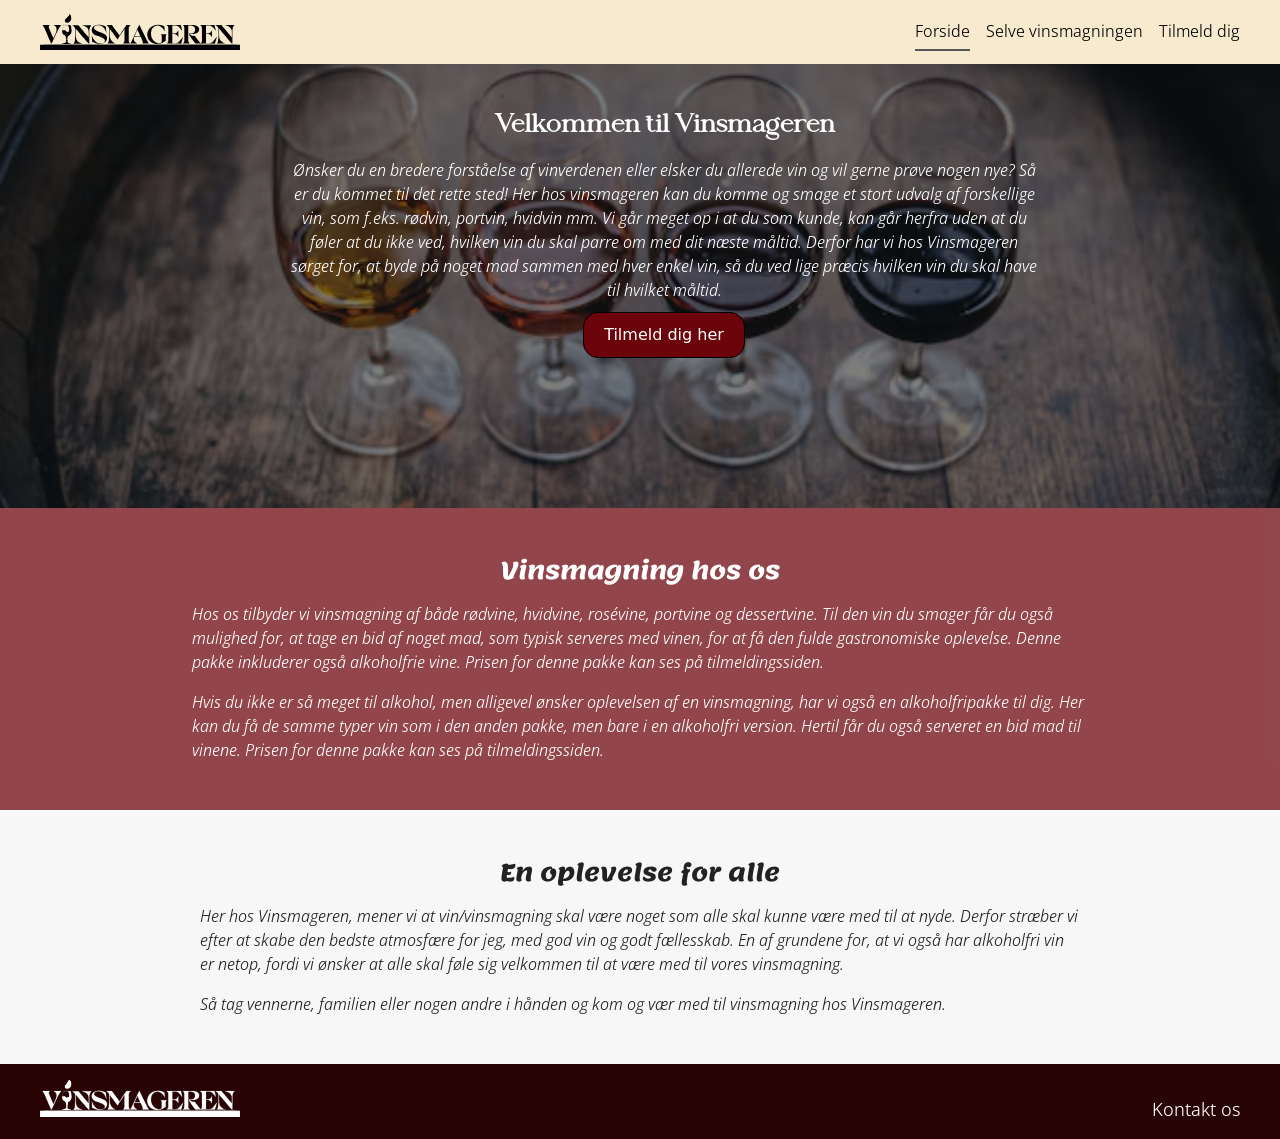
<file: index.html>
<!DOCTYPE html>
<html lang="da">

<head>
  <meta charset="UTF-8">
  <meta name="viewport" content="width=device-width, initial-scale=1.0">
  <title>Vinsmageren</title>
  <link rel="stylesheet" href="./starter.css">
  <link rel="stylesheet" href="./style.css">
  <link rel="icon" type="image/png" href="images/favicon/favicon-96x96.png" sizes="96x96" />
  <link rel="icon" type="image/svg+xml" href="images/favicon/favicon.svg" />
  <link rel="shortcut icon" href="images/favicon/favicon.ico" />
  <link rel="apple-touch-icon" sizes="180x180" href="images/favicon/apple-touch-icon.png" />
  <link rel="manifest" href="images/favicon/site.webmanifest" />
  <link rel="preconnect" href="https://fonts.googleapis.com">
  <link rel="preconnect" href="https://fonts.gstatic.com" crossorigin>
  <link href="https://fonts.googleapis.com/css2?family=Open+Sans:ital,wght@0,300..800;1,300..800&display=swap"
    rel="stylesheet">
  <link rel="preconnect" href="https://fonts.googleapis.com">
  <link rel="preconnect" href="https://fonts.gstatic.com" crossorigin>
  <link href="https://fonts.googleapis.com/css2?family=Lemonada:wght@300..700&display=swap" rel="stylesheet">
</head>

<body>
  <header class="site-header">
    <div class="header-content">
      <a class="site-logo" href="./">
        <div class="div-logo">
          <svg class="svg-logo" viewBox="0 0 1499.92 277.34" xmlns="http://www.w3.org/2000/svg">
            <use href="./logo.svg#logo"></use>
          </svg>
        </div>
      </a>
      <nav class="site-nav">
        <button class="menu-btn" popovertarget="menu">Menu</button>
        <ul class="menu" id="menu" popover>
          <li><a class="menu-item" href="./" aria-current="page">Forside</a></li>
          <li><a class="menu-item" href="./svg.html">Selve vinsmagningen</a></li>
          <li><a class="menu-item" href="./form.html">Tilmeld dig</a></li>
        </ul>
      </nav>
    </div>
  </header>

  <main>
    <section class="intro">
      <h1 class="h1-forside">Velkommen til Vinsmageren</h1>
      <p class="paragraf-hero paragraf-forside">Ønsker du en bredere forståelse af vinverdenen eller elsker du allerede
        vin og vil gerne
        prøve nogen nye? Så er du kommet til det rette sted! Her hos vinsmageren kan du komme og smage et stort udvalg
        af forskellige vin, som f.eks. rødvin, portvin, hvidvin mm. Vi går meget op i at du som kunde, kan går herfra
        uden at du føler at du ikke ved, hvilken vin du skal parre om med dit næste måltid. Derfor har vi hos
        Vinsmageren sørget for, at byde på noget mad sammen med hver enkel vin, så du ved lige præcis hvilken vin du
        skal have til
        hvilket måltid.</p>
      <a class="cta-btn" href="./form.html">Tilmeld dig her</a>
    </section>

    <section class="vinsmagning-hos-os">
      <h2>Vinsmagning hos os</h2>
      <div class="paragraf-h2-forside-1">
        <p class="paragraf-forside">Hos os tilbyder vi vinsmagning af både rødvine, hvidvine, rosévine, portvine og
          dessertvine. Til den vin du smager får du også mulighed for, at tage en bid af noget mad, som typisk serveres
          med vinen, for at få den fulde gastronomiske oplevelse. Denne pakke inkluderer også alkoholfrie vine. Prisen
          for denne pakke kan
          ses på tilmeldingssiden.</p>
        <p class="paragraf-forside">Hvis du ikke er så meget til alkohol, men alligevel ønsker oplevelsen af en
          vinsmagning, har vi også en
          alkoholfripakke til dig. Her kan du få de samme typer vin som i den anden pakke, men bare i en alkoholfri
          version.
          Hertil får du også serveret en bid mad til vinene. Prisen for denne pakke kan ses på tilmeldingssiden. </p>
      </div>
    </section>

    <section>
      <h2>En oplevelse for alle</h2>
      <div class="paragraf-h2-forside-2">
        <p class="paragraf-forside">Her hos Vinsmageren, mener vi at vin/vinsmagning skal være noget som alle skal
          kunne være med til at nyde. Derfor stræber vi efter at skabe den bedste atmosfære for jeg, med god vin og godt
          fællesskab. En af grundene for, at vi også har alkoholfri vin er netop, fordi vi ønsker at alle skal føle sig
          velkommen til at være med til vores vinsmagning.
        </p>
        <p class="paragraf-forside">Så tag vennerne, familien eller nogen andre i hånden og kom og vær med til
          vinsmagning hos Vinsmageren.</p>
      </div>
    </section>
  </main>

  <footer class="site-footer">
    <a class="site-logo" href="./">
      <div class="footer-content">
        <div class="div-logo">
          <svg class="svg-logo" viewBox="0 0 1499.92 277.34" xmlns="http://www.w3.org/2000/svg">
            <use href="./logo_hvid.svg#logo-hvid"></use>
          </svg>
        </div>
    </a>

    <p class="footer-kontakt-os">Kontakt os</p>
    </div>
  </footer>
  <script src="./script.js"></script>
</body>

</html>
</file>
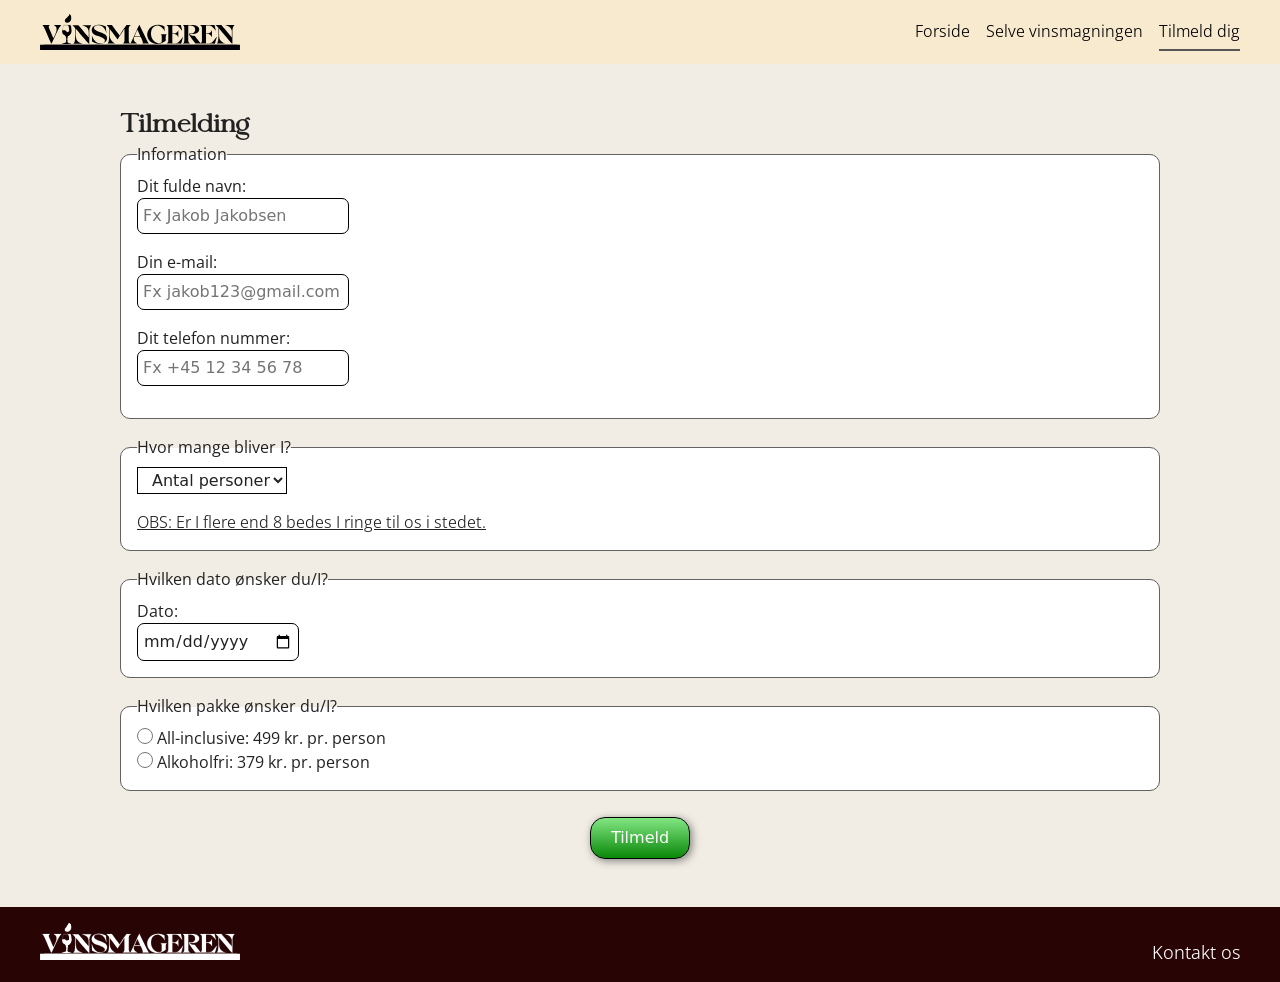
<file: form.html>
<!DOCTYPE html>
<html class="html-form" lang="da">

<head>
  <meta charset="UTF-8">
  <meta name="viewport" content="width=device-width, initial-scale=1.0">
  <title>Formular | Eventnavn</title>
  <link rel="stylesheet" href="./starter.css">
  <link rel="stylesheet" href="./style.css">
  <link rel="icon" type="image/png" href="images/favicon/favicon-96x96.png" sizes="96x96" />
  <link rel="icon" type="image/svg+xml" href="images/favicon/favicon.svg" />
  <link rel="shortcut icon" href="images/favicon/favicon.ico" />
  <link rel="apple-touch-icon" sizes="180x180" href="images/favicon/apple-touch-icon.png" />
  <link rel="manifest" href="images/favicon/site.webmanifest" />
  <link rel="preconnect" href="https://fonts.googleapis.com">
  <link rel="preconnect" href="https://fonts.gstatic.com" crossorigin>
  <link href="https://fonts.googleapis.com/css2?family=Open+Sans:ital,wght@0,300..800;1,300..800&display=swap"
    rel="stylesheet">
  <link rel="preconnect" href="https://fonts.googleapis.com">
  <link rel="preconnect" href="https://fonts.gstatic.com" crossorigin>
  <link href="https://fonts.googleapis.com/css2?family=Lemonada:wght@300..700&display=swap" rel="stylesheet">
</head>

<body>
  <header class="site-header">
    <div class="header-content">
      <a class="site-logo" href="./">
        <div class="div-logo">
          <svg class="svg-logo" viewBox="0 0 1499.92 277.34" xmlns="http://www.w3.org/2000/svg">
            <use href="./logo.svg#logo"></use>
          </svg>
        </div>
      </a>
      <nav class="site-nav">
        <button class="menu-btn" popovertarget="menu">Menu</button>
        <ul class="menu" id="menu" popover>
          <li><a class="menu-item" href="./">Forside</a></li>
          <li><a class="menu-item" href="./svg.html">Selve vinsmagningen</a></li>
          <li><a class="menu-item" href="./form.html" aria-current="page">Tilmeld dig</a></li>
        </ul>
      </nav>
    </div>
  </header>

  <main class="menu-tilmelding">
    <section class="form-page">
      <header class="form-intro">
        <h1 class="h1-tilmelding">Tilmelding</h1>
      </header>

      <form class="form-tilmeld-dig" action="./opsamling.html">
        <fieldset class="form-fieldset">
          <legend>Information</legend>
          <label for="navn">Dit fulde navn:</label>
          <input type="text" class="input-info" id="navn" name="navn" placeholder="Fx Jakob Jakobsen" required>
          <label for="email">Din e-mail:</label>
          <input type="email" class="input-info" id="email" name="email" placeholder="Fx jakob123@gmail.com" required>
          <label for="telefon">Dit telefon nummer:</label>
          <input type="tel" class="input-info" id="telefon" name="telefon" placeholder="Fx +45 12 34 56 78" required>
        </fieldset>
        <fieldset class=" form-fieldset">
          <legend>Hvor mange bliver I?</legend>
          <select name="antal-personer" required>
            <Option value="" disabled selected>Antal personer</Option>
            <Option value="1">1</Option>
            <Option value="2">2</Option>
            <Option value="3">3</Option>
            <Option value="4">4</Option>
            <Option value="5">5</Option>
            <Option value="6">6</Option>
            <Option value="7">7</Option>
            <Option value="8">8</Option>
          </select>
          <p class="flere-end-otte">OBS: Er I flere end 8 bedes I ringe til os i stedet.</p>
        </fieldset>
        <fieldset class="form-fieldset">
          <legend>Hvilken dato ønsker du/I? </legend>
          <label for="dato">Dato:</label>
          <input type="date" id="dato" name="dato" class="input-info" required>
        </fieldset>
        <fieldset class="form-fieldset">
          <legend>Hvilken pakke ønsker du/I?</legend>
          <label for="all-inclusive">
            <input type="radio" id="all-inclusive" name="pakke" value="All-Inclusive (499 kr.)" required>
            All-inclusive: 499 kr. pr. person
          </label>
          <label for="alkoholfri">
            <input type="radio" id="alkoholfri" name="pakke" value="Alkoholfri (379 kr.)">
            Alkoholfri: 379 kr. pr. person
          </label>
        </fieldset>
        <div class="div-tilmelding">
          <button class="btn-tilmeld" type="submit">Tilmeld</button>
        </div>
      </form>
    </section>
  </main>

  <footer class="site-footer">
    <div class="footer-content">
      <a class="site-logo" href="./">
        <div class="div-logo">
          <svg class="svg-logo" viewBox="0 0 1499.92 277.34" xmlns="http://www.w3.org/2000/svg">
            <use href="./logo_hvid.svg#logo-hvid"></use>
          </svg>
        </div>
      </a>
      <p class="footer-kontakt-os">Kontakt os</p>
    </div>
  </footer>
  <script src="./script.js"></script>
</body>

</html>
</file>
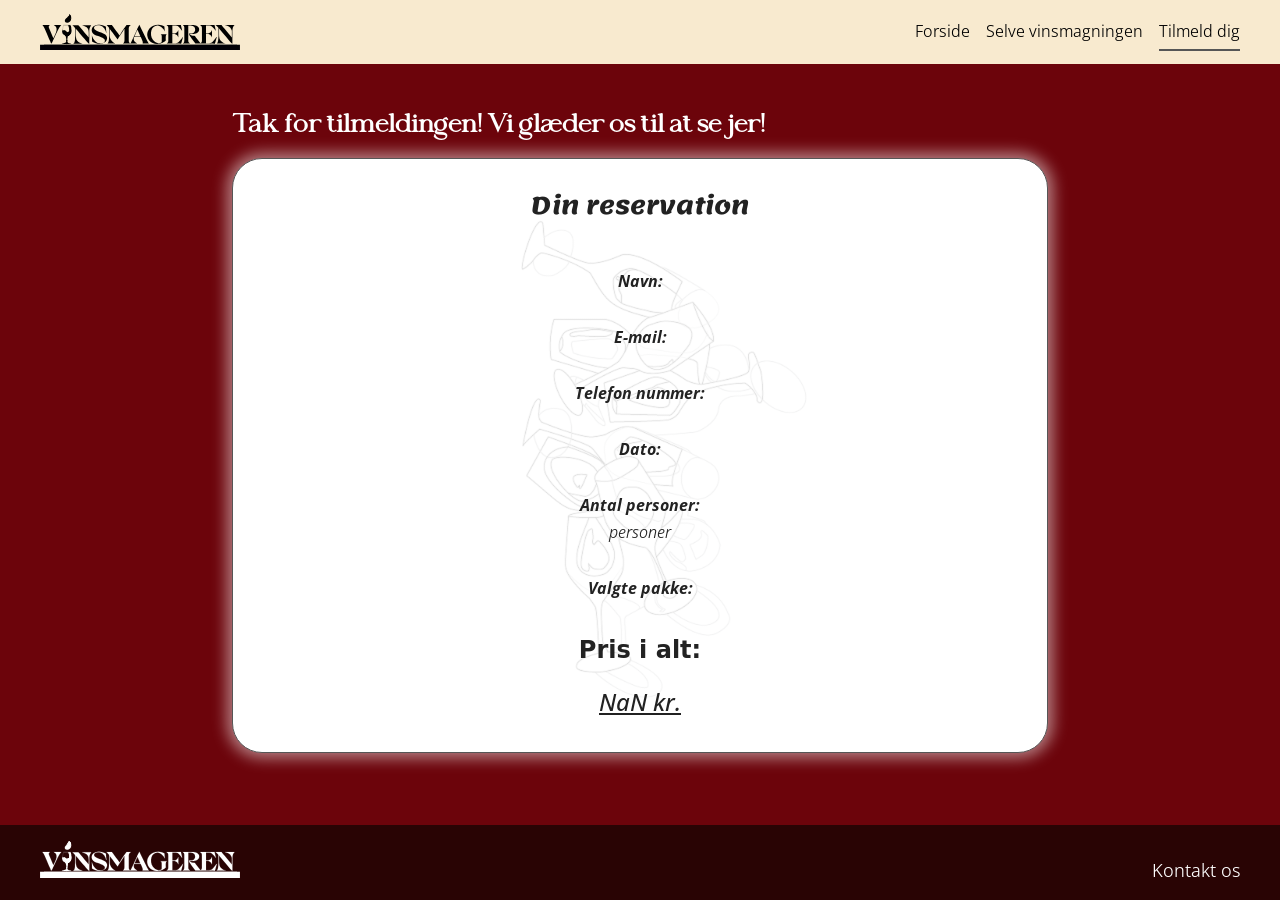
<file: opsamling.html>
<!DOCTYPE html>
<html class="html-opsamling" lang="da">

<head>
  <meta charset="UTF-8">
  <meta name="viewport" content="width=device-width, initial-scale=1.0">
  <title>Opsamling | Eventnavn</title>
  <link rel="stylesheet" href="./starter.css">
  <link rel="stylesheet" href="./style.css">
  <link rel="icon" type="image/png" href="images/favicon/favicon-96x96.png" sizes="96x96" />
  <link rel="icon" type="image/svg+xml" href="images/favicon/favicon.svg" />
  <link rel="shortcut icon" href="images/favicon/favicon.ico" />
  <link rel="apple-touch-icon" sizes="180x180" href="images/favicon/apple-touch-icon.png" />
  <link rel="manifest" href="images/favicon/site.webmanifest" />
  <link rel="preconnect" href="https://fonts.googleapis.com">
  <link rel="preconnect" href="https://fonts.gstatic.com" crossorigin>
  <link href="https://fonts.googleapis.com/css2?family=Open+Sans:ital,wght@0,300..800;1,300..800&display=swap"
    rel="stylesheet">
  <link rel="preconnect" href="https://fonts.googleapis.com">
  <link rel="preconnect" href="https://fonts.gstatic.com" crossorigin>
  <link href="https://fonts.googleapis.com/css2?family=Lemonada:wght@300..700&display=swap" rel="stylesheet">
</head>

<body>
  <header class="site-header">
    <div class="header-content">
      <a class="site-logo" href="./">
        <div class="div-logo">
          <svg class="svg-logo" viewBox="0 0 1499.92 277.34" xmlns="http://www.w3.org/2000/svg">
            <use href="./logo.svg#logo"></use>
          </svg>
        </div>
      </a>
      <nav class="site-nav">
        <button class="menu-btn" popovertarget="menu">Menu</button>
        <ul class="menu" id="menu" popover>
          <li><a class="menu-item" href="./">Forside</a></li>
          <li><a class="menu-item" href="./svg.html">Selve vinsmagningen</a></li>
          <li><a class="menu-item" href="./form.html" aria-current="page">Tilmeld dig</a></li>
        </ul>
      </nav>
    </div>
  </header>

  <main>
    <section class="opsamling-page">
      <div class="opsamling-intro">
        <h1 class="h1-opsamling">Tak for tilmeldingen! Vi glæder os til at se jer!</h1>
        <!-- <p>Vis brugerens valg som et pass, en invitation eller noget andet, der passer til dit event.</p> -->
        <!-- <div class="actions">
          <a class="button" href="./form.html">Tilbage til formular</a>
        </div> -->
      </div>
      <article class="opsamling-placeholder">
        <h2 class="h2-opsamling">Din reservation</h2>
        <div class="div-opsamling">
          <h4>Navn:</h4>
          <p class="paragraf-opsamling"><span class="skriv-navn"></span></p>
          <h4>E-mail:</h4>
          <p class="paragraf-opsamling"><span class="skriv-email"></span></p>
          <h4>Telefon nummer:</h4>
          <p class="paragraf-opsamling"><span class="skriv-telefon"></span></p>
          <h4>Dato:</h4>
          <p class="paragraf-opsamling"><span class="skriv-dato"></span></p>
          <h4>Antal personer:</h4>
          <p class="paragraf-opsamling"><span class="skriv-antal-personer"></span> personer</p>
          <h4>Valgte pakke:</h4>
          <p class="paragraf-opsamling"><span class="skriv-pakke"></span></p>
        </div>
        <div class="div-pris-h4">
          <h4>Pris i alt:</h4>
        </div>
        <div class="div-pris-paragraf">
          <p class="paragraf-pris"><span class="skriv-pris"></span> kr.</p>
        </div>
      </article>
    </section>
  </main>

  <footer class="site-footer">
    <div class="footer-content">
      <a class="site-logo" href="./">
        <div class="div-logo">
          <svg class="svg-logo" viewBox="0 0 1499.92 277.34" xmlns="http://www.w3.org/2000/svg">
            <use href="./logo_hvid.svg#logo-hvid"></use>
          </svg>
        </div>
      </a>
      <p class="footer-kontakt-os">Kontakt os</p>
    </div>
  </footer>
  <script src="./script.js"></script>
</body>

</html>
</file>
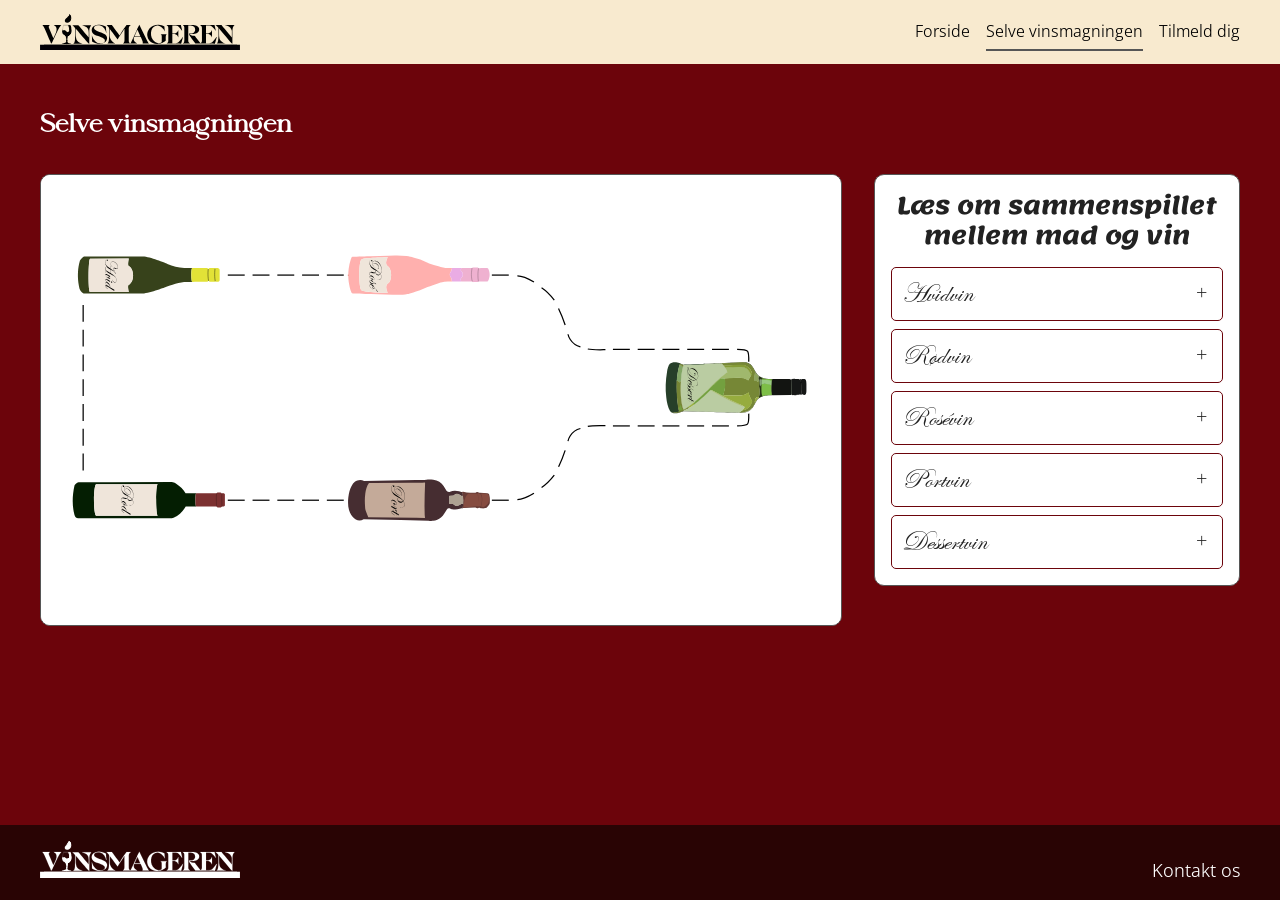
<file: svg.html>
<!DOCTYPE html>
<html class="html-svg" lang="da">

<head>
  <meta charset="UTF-8">
  <meta name="viewport" content="width=device-width, initial-scale=1.0">
  <title>Interaktiv SVG | Eventnavn</title>
  <link rel="stylesheet" href="./starter.css">
  <link rel="stylesheet" href="./style.css">
  <link rel="icon" type="image/png" href="images/favicon/favicon-96x96.png" sizes="96x96" />
  <link rel="icon" type="image/svg+xml" href="images/favicon/favicon.svg" />
  <link rel="shortcut icon" href="images/favicon/favicon.ico" />
  <link rel="apple-touch-icon" sizes="180x180" href="images/favicon/apple-touch-icon.png" />
  <link rel="manifest" href="images/favicon/site.webmanifest" />
  <link rel="preconnect" href="https://fonts.googleapis.com">
  <link rel="preconnect" href="https://fonts.gstatic.com" crossorigin>
  <link href="https://fonts.googleapis.com/css2?family=Open+Sans:ital,wght@0,300..800;1,300..800&display=swap"
    rel="stylesheet">
  <link rel="preconnect" href="https://fonts.googleapis.com">
  <link rel="preconnect" href="https://fonts.gstatic.com" crossorigin>
  <link href="https://fonts.googleapis.com/css2?family=Lemonada:wght@300..700&display=swap" rel="stylesheet">

</head>

<body>
  <header class="site-header">
    <div class="header-content">
      <a class="site-logo" href="./">
        <div class="div-logo">
          <svg class="svg-logo" viewBox="0 0 1499.92 277.34" xmlns="http://www.w3.org/2000/svg">
            <use href="./logo.svg#logo"></use>
          </svg>
        </div>
      </a>
      <nav class="site-nav">
        <button class="menu-btn" popovertarget="menu">Menu</button>
        <ul class="menu" id="menu" popover>
          <li><a class="menu-item" href="./">Forside</a></li>
          <li><a class="menu-item" href="./svg.html" aria-current="page">Selve vinsmagningen</a></li>
          <li><a class="menu-item" href="./form.html">Tilmeld dig</a></li>
        </ul>
      </nav>
    </div>
  </header>

  <main>
    <section class="svg-page">
      <header class="svg-intro">
        <h1 class="h1-svg">Selve vinsmagningen</h1>
        <!-- <p>Indsæt din egen SVG og forbind den med punkterne nedenfor.</p> -->
      </header>
      <section class="svg-layout">
        <div class="svg-placeholder">
          <svg class="vinsmageren-svg" viewBox="0 0 1920 1080" xmlns="http://www.w3.org/2000/svg">
            <use href="./vinsmageren.svg#baggrund"></use>
            <use href="./vinsmageren.svg#statiske_elementer"></use>
            <use class="hvidvin interaktiv-svg" href="./vinsmageren.svg#hvidvin"></use>
            <use class="rodvin interaktiv-svg" href="./vinsmageren.svg#rodvin"></use>
            <use class="rosevin interaktiv-svg" href="./vinsmageren.svg#rosevin"></use>
            <use class="portvin interaktiv-svg" href="./vinsmageren.svg#portvin"></use>
            <use class="dessertvin interaktiv-svg" href="./vinsmageren.svg#dessertvin"></use>
          </svg>
        </div>
        <article class="panel">
          <h2>Læs om sammenspillet mellem mad og vin</h2>
          <div class="accordion">
            <!-- TODO: Lav om til details/summary -->
            <div class="accordion-item">
              <details name="vin" id="vaelg-hvidvin">
                <summary class="summary-svg">
                  <span class="vin-navn">Hvidvin</span>
                </summary>
                <p class="paragraf-summary">Hvidvine har normalt et ret højt syreindhold, som har samme effekt som et
                  sprøjt citron i en
                  fiskeret. Derudover er hvidvine meget lette og milde i smagen, som ikke overdøver den mad man spiser.
                  Vi har derfor valgt, at servere en fiskeret og en grøntsagsret til hvidvinen. Retter
                  varierer en smule
                  fra dag til dag.
                </p>
              </details>
            </div>
            <div class="accordion-item">
              <details name="vin" id="vaelg-rodvin">
                <summary class="summary-svg">
                  <span class="vin-navn">Rødvin</span>
                </summary>
                <p class="paragraf-summary">Rødvin indeholder noget der kaldes garvesyrer, og denne garvesyrer binder
                  sig til fedt fra
                  fedtholdigt mad. Det gør at vinen føles blødere og mere frugtig i smagen, fremfor en tør og bitter
                  smag som vinen ellers vil have haft, hvis man drak den alene. Vi har derfor valgt, at servere en
                  bøfret og en svamperet til rødvinen. Retter varierer en smule fra dag til dag. </p>
              </details>
            </div>
            <div class="accordion-item">
              <details name="vin" id="vaelg-rosevin">
                <summary class="summary-svg">
                  <span class="vin-navn">Rosévin</span>
                </summary>
                <p class="paragraf-summary">Rosévin har ofte smagsnoter af røde frugter som jordbær, hindbær, ribs og
                  vandmelon samt en frisk
                  syrlig smag. Det matcher godt med mad der indeholder syrer, og samme sødme som de nævnte frugter. Man
                  kan sige at rosévinen er den type vin der ligger i mellem en rødvin og en hvidvin, fordi den virker
                  fyldigere og kraftigere i smagen end en hvidvin, men alligevel milder end en rødvin. Derudover
                  indeholder rosévin også en smule garvesyrer, som rødvinen har meget af og hvidvinen slet ikke har. Vi
                  har derfor valgt, at servere charcuteri og en tomatret til rosévinen. Retter varierer en smule fra dag
                  til dag.</p>
              </details>
            </div>
            <div class="accordion-item">
              <details name="vin" id="vaelg-portvin">
                <summary class="summary-svg">
                  <span class="vin-navn">Portvin</span>
                </summary>
                <p class="paragraf-summary">Portvin har et højt indhold af garvesyrer, og har en meget kraftig og sød
                  smag af bær. Garvensyren
                  virker godt med fedtholdigt mad og kraftige smage, fordi garvesyren binder sig til fedt og kan
                  balancere mad med kraftig smag. Sødmen i portvinen kontrasterer utroligt godt med saltet mad. Vi har
                  derfor valgt, at servere blåskimmeloste og veganske blåskimmeloste til portvinen. Retter varierer en
                  smule fra dag til dag. </p>
              </details>
            </div>
            <div class="accordion-item">
              <details name="vin" id="vaelg-dessertvin">
                <summary class="summary-svg">
                  <span class="vin-navn">Dessertvin</span>
                </summary>
                <p class="paragraf-summary">Dessertvin kan i princippet være alle typer vin, så længe den er sød nok,
                  men det er
                  dog oftest hvidvine, hedvine og mousserende vine. Dessertvin får dens navn fra den søde smag som den
                  indeholder. Denne sødme får den fra restsukker i vinen, som opstår når gæringen stoppes før alt det
                  naturlige sukker fra vindruernes omdannes til alkohol. Som tommelfingerregel skal den vin man drikker,
                  være mindst lige så sød som selve desserten. Vi har derfor valgt, at servere crème brûlée, vaniljeis
                  og brownie. Desserterne findes både i klassisk version og en vegansk version. Retterne kan varierer en
                  smule fra dag til dag.</p>
              </details>
            </div>
          </div>
        </article>



      </section>
    </section>
  </main>

  <footer class="site-footer">
    <div class="footer-content">
      <a class="site-logo" href="./">
        <div class="div-logo">
          <svg class="svg-logo" viewBox="0 0 1499.92 277.34" xmlns="http://www.w3.org/2000/svg">
            <use href="./logo_hvid.svg#logo-hvid"></use>
          </svg>
        </div>
      </a>
      <p class="footer-kontakt-os">Kontakt os</p>
    </div>
  </footer>
  <script src="./script.js"></script>
</body>

</html>
</file>
<file: starter.css>
*,
::before,
::after {
  box-sizing: border-box;
  margin: 0;
  padding: 0;
}

html {
  interpolate-size: allow-keywords;
  font-family: system-ui, sans-serif;
  line-height: 1.5;
  -webkit-font-smoothing: antialiased;
}

h1,
h2 {
  line-height: 1.25;
}

p,
li {
  text-wrap: pretty;
}

img,
svg {
  display: block;
  width: 100%;
  height: auto;
}

label {
  display: block;
}

input,
button,
textarea,
select {
  font: inherit;
  color: inherit;
  background-color: transparent;
  font-size: max(1em, 16px);
  padding: 0;
  margin: 0;
}

input:where([type="checkbox"], [type="radio"]) {
  width: 1em;
  height: 1em;
}

textarea {
  resize: none;
  min-height: 4lh;
}

legend {
  padding: 0;
}

select,
::picker(select) {
  appearance: base-select;
}

[popover] {
  margin: revert;
}

dialog {
  overscroll-behavior: none;

  &::backdrop {
    overflow: hidden;
    overscroll-behavior: contain;
  }
}

.visually-hidden {
  position: absolute;
  width: 1px;
  height: 1px;
  overflow: hidden;
  white-space: nowrap;
  clip-path: inset(100%);
}
</file>
<file: style.css>
/* Variabler */
html {
  --color-page: #f7f7f7;
  --color-surface: #fff;
  --color-text: #222;
  --color-muted: #666;
  --color-border: #565656;
  --space-05: 0.5rem;
  --space-1: 1rem;
  --space-2: 2rem;
  --space-3: 3rem;
  --color-header: #f8eacf;
  --color-vinsmagning-hos-os: #6c040bb9;
  --color-dark-background: #fff;
  --color-menu-border: #6c040b;

  background: var(--color-page);
  color: var(--color-text);

  interpolate-size: allow-keywords;
}

.html-svg,
.html-opsamling {
  background: #6c040b;
}

/* Globalt layout */
body {
  margin: 0;
  min-height: 100svh;
  display: grid;
  grid-template-rows: auto 1fr auto;
  grid-template-columns: minmax(1rlh, 1fr) minmax(0, 75rem) minmax(1rlh, 1fr);
}

h1,
h2,
h3,
p {
  margin: 0;
}

main {
  display: grid;
  grid-template-columns: inherit;
  grid-column: 1 / -1;
  align-content: start;
}

main > * {
  grid-column: 2;
  padding-block: var(--space-3);
}

.svg-page {
  display: grid;
  gap: var(--space-2);
}

.svg-intro {
  display: grid;
  gap: var(--space-1);
  max-width: 60ch;
}

.svg-intro p {
  color: var(--color-muted);
}

.svg-layout {
  display: grid;
  gap: var(--space-2);
  align-items: start;
  @media (width > 800px) {
    grid-template-columns: 1fr min(40%, 36ch);
  }
}

/* .form-page {
  display: grid;
  gap: var(--space-2);
  @media (width > 600px) {
    grid-template-columns: min(40%, 50ch) 1fr;
  }
} */

.form-intro {
  /* display: grid; */
  gap: var(--space-1);
  align-content: start;
  max-width: 60ch;
}

.form-intro p {
  color: var(--color-muted);
}

.opsamling-page {
  /* display: grid;
  gap: var(--space-2);
  align-items: start; */
  margin-left: 12rem;
  margin-right: 12rem;
  @media (width < 600px) {
    margin-left: 2rem;
    margin-right: 2rem;
  }
  @media (width > 800px) {
    grid-template-columns: minmax(0, 44ch) minmax(20rem, 1fr);
  }
}

.opsamling-intro {
  display: grid;
  gap: var(--space-1);
  max-width: 120ch;
  margin-bottom: 1rem;
}

.opsamling-intro p {
  color: var(--color-muted);
}

.error-page {
  display: grid;
  gap: var(--space-1);
  max-width: 60ch;
}

.error-page p {
  color: var(--color-muted);
}

/* Header og footer */
.site-header,
.site-footer {
  grid-column: 1 / -1;

  display: grid;
  grid-template-columns: inherit;
  background: var(--color-surface);
}

.header-content,
.footer-content {
  grid-column: 2;
}

.header-content {
  min-height: 4rem;
  display: flex;
  justify-content: space-between;
  align-items: center;
  gap: var(--space-1);
}

.site-logo {
  color: inherit;
  font-weight: 700;
  text-decoration: none;
}

.footer-content {
  padding-block: var(--space-1);
  display: flex;
  flex-wrap: wrap;
  justify-content: space-between;
  gap: var(--space-1);
  color: var(--color-muted);
}

/* Navigation */
[popover] {
  margin: 0;
  padding: 0;
  border: none;
  background: transparent;
}

.site-nav button {
  padding: 0.4rem 0.7rem;
  /* border: 1px solid var(--color-border); */
  /* background: var(--color-surface); */
  @media (width > 600px) {
    display: none;
  }
}

.menu {
  margin: 0;
  padding: var(--space-1);
  list-style: none;
  background: var(--color-surface);
  border: 1px solid var(--color-border);
  @media (width > 600px) {
    display: flex;
    gap: var(--space-1);
    padding: 0;
    border: none;
    background: none;
    position: static;
  }
}

.menu a {
  display: block;
  padding: 0.4rem 0;
  color: inherit;
  text-decoration: none;
  border-bottom: 2px solid #0000;
}

.menu a[aria-current="page"] {
  border-bottom-color: var(--color-border);
}

/* Flader */
.panel,
.svg-placeholder,
.form-placeholder,
.opsamling-placeholder {
  background: var(--color-surface);
  border: 1px solid var(--color-border);
}

.panel,
.svg-placeholder {
  border-radius: 10px;
  overflow: hidden;
}

.opsamling-placeholder {
  border-radius: 30px;
  box-shadow: 0px 0px 15px 5px rgba(255, 255, 255, 0.5);
}

.panel {
  padding: var(--space-1);
  display: grid;
  gap: var(--space-1);
}

.svg-placeholder,
.opsamling-placeholder {
  min-height: -webkit-fill-available;
  min-height: stretch;
}

.form-placeholder {
  min-height: -webkit-fill-available;
  min-height: stretch;
  padding: var(--space-1);
}

/* Details */
.accordion {
  display: grid;
  gap: var(--space-05);
}

.accordion-item {
  border: 1px solid var(--color-menu-border);
  background: var(--color-surface);
  border-radius: 5px;
}

details {
  transition: 2s;
}

.accordion-item p {
  padding: 0 var(--space-1) var(--space-1);
  color: var(--color-muted);
}

/* Knap/link */
.button {
  justify-self: start;
  display: inline-block;
  padding: 0.5rem 0.8rem;
  border: 1px solid var(--color-border);
  background: var(--color-surface);
  color: inherit;
  text-decoration: none;
}

/* Forside */

/* section.intro */
section.intro {
  grid-column: 1/-1;
  padding-left: 3rem;
  background-image: url(images/fire_vinglas_pa_tonde.avif);
  background-size: cover;
  padding-bottom: 150px;
  background-repeat: no-repeat;
  background-position: center;
  background-color: rgba(0, 0, 0, 0.5);
  background-blend-mode: multiply;
}

.opsamling-placeholder {
  background-image:
    linear-gradient(rgba(255, 255, 255, 0.85), rgba(255, 255, 255, 0.85)),
    url("images/Skærmbillede 2026-11-20 114421-Photoroom.png");
  background-repeat: no-repeat;
  background-position: center;
  background-size: contain;
}

.site-header {
  background-color: var(--color-header);
}

h2 {
  text-align: center;
}

.paragraf-h2-forside-2 {
  padding-left: 10rem;
  padding-right: 10rem;
  @media (width < 800px) {
    padding-left: 2rem;
    padding-right: 2rem;
  }
}

.paragraf-h2-forside-1 {
  padding-left: 12rem;
  padding-right: 12rem;
  @media (width < 800px) {
    padding-left: 4rem;
    padding-right: 4rem;
  }
}

.vinsmagning-hos-os {
  background-color: var(--color-vinsmagning-hos-os);
  grid-column: 1/-1;
  color: var(--color-dark-background);
}

.h1-forside,
.paragraf-hero {
  color: var(--color-dark-background);
  margin-right: 15rem;
  margin-left: 15rem;
  text-align: center;
  @media (width < 1000px) {
    margin-left: 3rem;
    margin-right: 3rem;
  }
}

p {
  margin-top: 1rem;
}

.menu {
  position-area: bottom span-left;
}

.menu-btn {
  border: 2px solid var(--color-menu-border);
  border-radius: 40px;
  background-color: var(--color-surface);
}

.menu-btn:hover {
  background-color: rgb(190, 190, 190);
  transition: 0.4s;
  cursor: pointer;
}

.menu {
  @media (width < 600px) {
    opacity: 0;
    transition: 0.3s;
    transition-behavior: allow-discrete;
    position-area: bottom span-left;
  }
}

.menu:popover-open {
  opacity: 1;
  rotate: none;
  border-color: var(--color-menu-border);
  @starting-style {
    opacity: 0;
  }
}

.menu-item:hover {
  @media (width < 600px) {
    background-color: rgba(203, 203, 203, 0.4);
  }
  color: rgb(98, 98, 98);
}

.summary-svg {
  text-decoration-color: transparent;
  list-style: none;
  display: flex;
  justify-content: space-between;
}

.summary-svg::after {
  font-family: "Open Sans";
  font-weight: 300;
  font-size: 20px;
  content: "+";
  text-decoration: none;
  margin-left: auto;
  margin-right: 15px;
  margin-top: 5px;
}

details[open] summary::after {
  content: "-";
}

.summary-svg:hover {
  cursor: pointer;
  text-decoration-color: rgb(74, 73, 73);
  transition: text-decoration-color 0.5s ease;
}

.vin-navn:hover {
  text-decoration: underline;
}

.form-tilmeld-dig {
  display: grid;
  gap: 1rem;
}

.btn-tilmeld {
  margin-top: 10px;
  padding: 8px 20px 8px 20px;
  border: solid 1px black;
  border-radius: 15px;
  box-shadow: 2px 2px 8px grey;
  color: var(--color-dark-background);
  background-image: linear-gradient(
    to bottom,
    rgb(131, 230, 131),
    rgb(9, 136, 9)
  );
  cursor: pointer;
}

.btn-tilmeld:hover {
  background-image: linear-gradient(
    to bottom,
    rgb(118, 207, 118),
    rgb(9, 113, 9)
  );
}

.form-fieldset {
  padding-left: 1rem;
  padding-bottom: 1rem;
  padding-top: 0.5rem;
  border: 1.5px solid rgb(99, 99, 99);
  background-clip: padding-box;
  background-color: white;
  border-radius: 10px;
}

.flere-end-otte {
  text-decoration: underline;
}

.input-info {
  padding: 5px 5px 5px 5px;
  border: 1.5px solid black;
  border-radius: 7px;
}

.input-info:focus {
  border: 2px solid var(--color-menu-border);
  outline: none;
}

.logo {
  size: 10%;
}

.svg-logo {
  width: 200px;
  @media (width < 600px) {
    width: 150px;
  }
}

select {
  border: 1px solid black;
  padding: 2px 0px 2px 10px;
}

select:hover {
  cursor: pointer;
}

/* Dropdown-container */
::picker(select) {
  background: #fff;
  border-radius: 8px;
}

/* De enkelte valgmuligheder */
option {
  padding: 3px 0 3px 10px;
}

/* Hover på en option */
option:hover {
  background: #6c040b68;
  cursor: pointer;
}

/* Den valgte option */
option:checked {
  background: #6c040bb9;
  color: white;
}

/* Select-feltet, når dropdown er åben */
select:open {
  border-color: var(--color-menu-border);
}

/* Dropdown-pilen */
select::picker-icon {
  color: rgb(0, 0, 0);
}

/* Flueben ved den valgte option */
option::checkmark {
  content: none;
}

#all-inclusive:hover,
#alkoholfri:hover {
  cursor: pointer;
}

::details-content {
  height: 0;
  overflow: hidden;
  transition: 0.5s;
  transition-behavior: allow-discrete;
}

:open::details-content {
  height: auto;
}

summary {
  padding: 5px 0px 5px 10px;
}

.site-footer {
  background-color: rgb(41, 4, 4);
}

.footer-kontakt-os {
  cursor: pointer;
  color: var(--color-dark-background);
  font-size: 18px;
}

.menu-tilmelding {
  margin-left: 6rem;
  margin-right: 6rem;
  @media (width < 600px) {
    margin-left: 2rem;
    margin-right: 2rem;
  }
}

.div-tilmelding {
  display: flex;
  justify-content: center;
}

.paragraf-opsamling {
  margin-top: 0.2rem;
  margin-bottom: 2rem;
}

.div-opsamling {
  text-align: center;
  /* margin-left: 6rem;
  @media (width < 600px) {
    margin-left: 2rem;
  } */
}

.div-pris-h4 {
  display: flex;
  justify-content: center;
}

.div-pris-paragraf {
  display: flex;
  justify-content: center;
  margin-bottom: 2rem;
  margin-top: 1rem;
}

.paragraf-pris {
  margin-left: 0;
  margin-top: 0;
  text-decoration: underline;
}

.h2-opsamling {
  margin-top: 2rem;
}

.paragraf-forside,
.paragraf-summary,
.div-opsamling,
.div-pris-paragraf {
  font-family: "Open Sans", sans-serif;
  font-optical-sizing: auto;
  font-size: 16px;
  font-weight: 350;
  font-style: italic;
}

.div-pris-h4,
.paragraf-pris {
  font-size: 24px;
}

.paragraf-pris {
  font-weight: 500;
}

p,
.menu-item {
  font-family: "Open Sans", sans-serif;
  font-optical-sizing: auto;
  font-size: 16px;
  font-weight: 350;
}

legend,
.flere-end-otte,
option,
label {
  font-family: "Open Sans", sans-serif;
  font-optical-sizing: auto;
  font-size: 16px;
}

@font-face {
  font-family: "Orange Avenue";
  src: url(/fonts/OrangeAvenueDEMO-Regular.otf);
}

@font-face {
  font-family: "Edwardian Script ITC";
  src: url(/fonts/Edwardian\ Script\ ITC\ Regular.ttf);
}

.summary-svg {
  font-family: "Edwardian Script ITC";
  font-size: 28px;
}

h1 {
  font-family: "Orange Avenue";
}

#navn,
#email,
#telefon {
  margin-bottom: 1rem;
}

.h2-opsamling {
  margin-bottom: 3rem;
}

.h1-svg,
.h1-opsamling {
  color: var(--color-dark-background);
}

legend {
  margin-top: 20px;
}

h2 {
  font-family: "Lemonada", cursive;
  font-optical-sizing: auto;
}

.html-form {
  background: #f2ede4;
}

.cta-btn {
  display: block;
  width: fit-content;
  border: 1px solid black;
  background-color: #6c040b;
  margin: 0 auto;
  margin-top: 10px;
  padding: 10px 20px;
  border-radius: 15px;
  color: var(--color-dark-background);
  text-decoration: none;
}

/* Hjælp til */
/* 
Hvordan får jeg mit baggrundsbillede på forsiden til at se godt ud på stort format
Kan man vha. javascript indsamle data to forskellige steder og plusse dem sammen matematisk
*/

/* Mangler
h2 font
baggrundsfarve
evt. dekoration
*/
</file>
